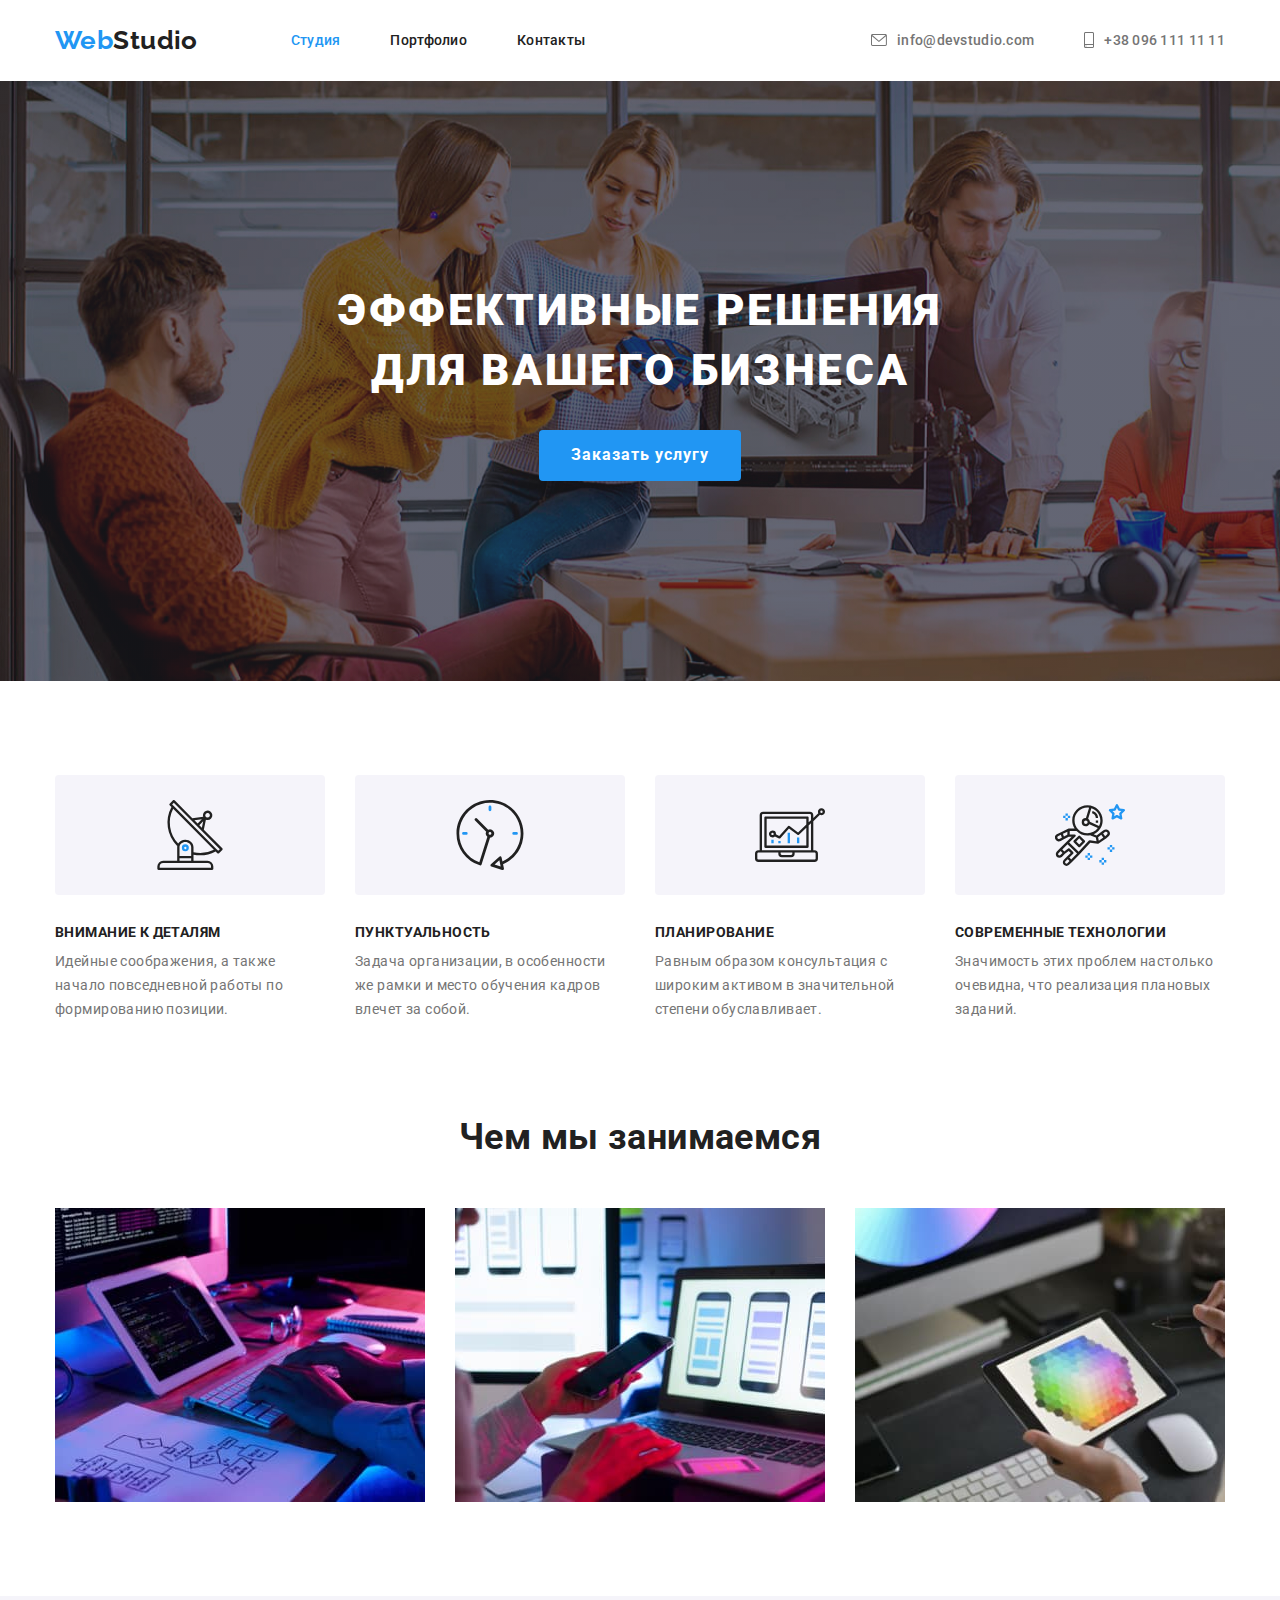
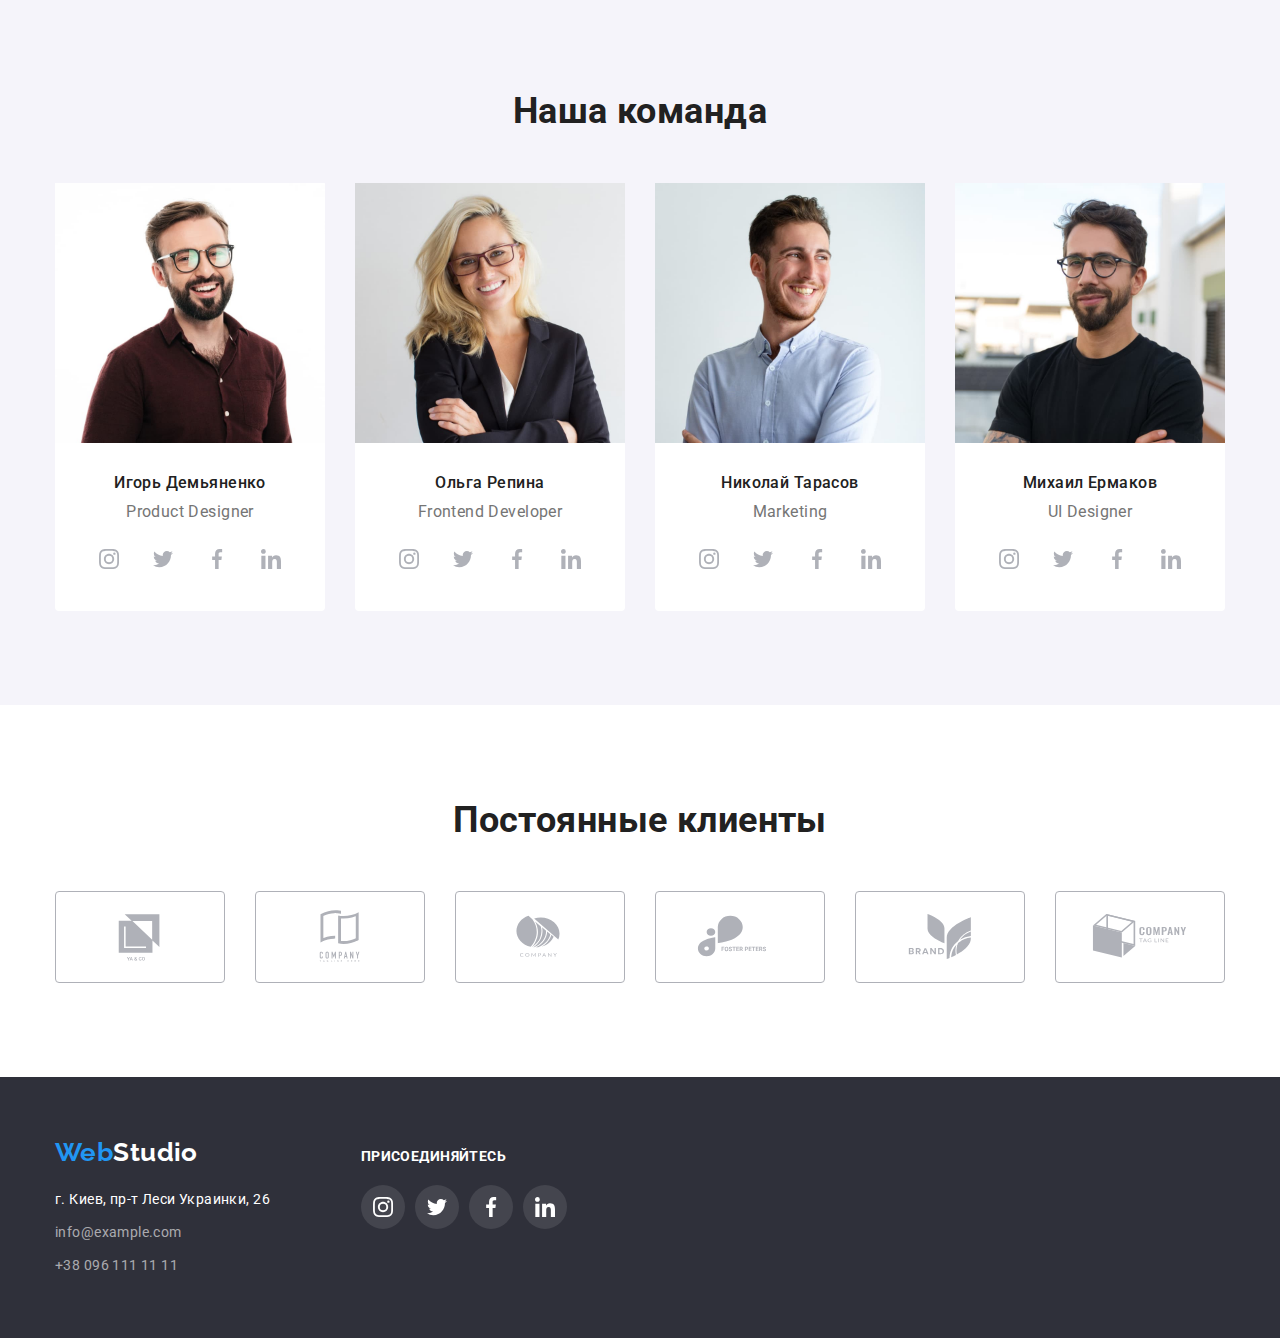
<file: index.html>
<!DOCTYPE html>
<html lang="ru">
	<head>
		<meta charset="UTF-8" />
		<meta http-equiv="X-UA-Compatible" content="IE=edge" />
		<meta name="viewport" content="width=device-width, initial-scale=1.0" />
		<title>WebStudio</title>

		<!-- Шрифти -->

		<link rel="preconnect" href="https://fonts.googleapis.com" />
		<link rel="preconnect" href="https://fonts.gstatic.com" crossorigin />
		<link
			href="https://fonts.googleapis.com/css2?family=Raleway:wght@700&family=Roboto:wght@400;500;700;900&display=swap"
			rel="stylesheet"
		/>
		<!--Нормалізація стилів  -->

		<link
			rel="stylesheet"
			href="https://cdnjs.cloudflare.com/ajax/libs/modern-normalize/1.1.0/modern-normalize.min.css"
		/>

		<!-- Кастомні стилі -->

		<link rel="stylesheet" href="./css/styles.css" />
	</head>

	<body>
		<!-- Шапка сторінки -->

		<header class="header">
			<div class="container header-container">
				<nav class="header-nav">
					<!-- Логотип -->

					<a class="logo link" href="./index.html"><span class="logo-accent">Web</span>Studio</a>

					<!-- Навігація на інші сторінки -->

					<ul class="nav-list list">
						<li class="nav-item">
							<a class="header-link current-link link" href="./index.html">Студия</a>
						</li>
						<li class="nav-item">
							<a class="header-link link" href="./portfolio.html">Портфолио</a>
						</li>
						<li class="nav-item">
							<a class="header-link link" href="Контакты">Контакты</a>
						</li>
					</ul>
				</nav>

				<!-- Контакти -->

				<ul class="contacts-list list">
					<li class="contacts-list-item">
						<a class="contact-link link" href="mailto:info@devstudio.com">
							<svg class="icon-mail">
								<use href="./images/icons.svg#icon-envelope"></use>
							</svg>
							info@devstudio.com
						</a>
					</li>
					<li class="contacts-list-item">
						<a class="contact-link link" href="tel:+380961111111">
							<svg class="icon-phone">
								<use href="./images/icons.svg#icon-smartphone"></use>
							</svg>
							+38 096 111 11 11
						</a>
					</li>
				</ul>
			</div>
		</header>

		<!-- Унікальний контент сторінки -->

		<main>
			<!-- Секція Герой -->

			<section class="section hero">
				<div class="container">
					<h1 class="hero-title">Эффективные решения для вашего бизнеса</h1>
					<button class="hero-button" type="button">Заказать услугу</button>
				</div>
			</section>

			<!--Секція Переваги -->

			<section class="section benefits">
				<div class="container">
					<h2 class="visually-hidden">Преимущества</h2>
					<ul class="benefits-list card-set list">
						<li class="benefits-list-item card-set-item icon-antenna">
							<h3 class="benefits-title">Внимание к деталям</h3>
							<p class="benefits-text">
								Идейные соображения, а также начало повседневной работы по формированию позиции.
							</p>
						</li>
						<li class="benefits-list-item card-set-item icon-clock">
							<h3 class="benefits-title">Пунктуальность</h3>
							<p class="benefits-text">
								Задача организации, в особенности же рамки и место обучения кадров влечет за собой.
							</p>
						</li>
						<li class="benefits-list-item card-set-item icon-diagram">
							<h3 class="benefits-title">Планирование</h3>
							<p class="benefits-text">
								Равным образом консультация с широким активом в значительной степени обуславливает.
							</p>
						</li>
						<li class="benefits-list-item card-set-item icon-astronaut">
							<h3 class="benefits-title">Современные технологии</h3>
							<p class="benefits-text">
								Значимость этих проблем настолько очевидна, что реализация плановых заданий.
							</p>
						</li>
					</ul>
				</div>
			</section>

			<!--Секція Наша робота -->

			<section class="section job">
				<div class="container">
					<h2 class="section-title">Чем мы занимаемся</h2>
					<ul class="job-list card-set list">
						<li class="job-list-item card-set-item">
							<img src="./images/job/img.jpg" alt="Верстка" width="370" height="294" />
						</li>
						<li class="job-list-item card-set-item">
							<img src="./images/job/img-1.jpg" alt="Дизайн" width="370" height="294" />
						</li>
						<li class="job-list-item card-set-item">
							<img src="./images/job/img-2.jpg" alt="Оформление" width="370" height="294" />
						</li>
					</ul>
				</div>
			</section>

			<!-- Секція Наша команда -->

			<section class="section team">
				<div class="container">
					<h2 class="section-title">Наша команда</h2>
					<ul class="team-list card-set list">
						<li class="team-list-item card-set-item">
							<div class="card">
								<img class="team-img" src="./images/teams/img-3.jpg" alt="Игорь Демьяненко" width="270" height="260" />
								<div class="card-content">
									<h3 class="team-member">Игорь Демьяненко</h3>
									<p class="team-position">Product Designer</p>
									<ul class="networks-list list">
										<li class="networks-item">
											<a
												class="social-link link"
												href="https://www.instagram.com"
												aria-label="instagram"
												target="_blank"
												rel="noreferrer noopener"
											>
												<svg class="social-icon" width="20" height="20">
													<use href="./images/icons.svg#icon-instagram"></use>
												</svg>
											</a>
										</li>
										<li class="networks-item">
											<a
												class="social-link link"
												href="https://www.twitter.com"
												aria-label="twitter"
												target="_blank"
												rel="noreferrer noopener"
											>
												<svg class="social-icon" width="20" height="20">
													<use href="./images/icons.svg#icon-twitter"></use>
												</svg>
											</a>
										</li>
										<li class="networks-item">
											<a
												class="social-link link"
												href="https://www.facebook.com"
												aria-label="facebook"
												target="_blank"
												rel="noreferrer noopener"
											>
												<svg class="social-icon" width="20" height="20">
													<use href="./images/icons.svg#icon-facebook"></use>
												</svg>
											</a>
										</li>
										<li class="networks-item">
											<a
												class="social-link link"
												href="https://www.linkedin.com"
												aria-label="linkedin"
												target="_blank"
												rel="noreferrer noopener"
											>
												<svg class="social-icon" width="20" height="20">
													<use href="./images/icons.svg#icon-linkedin"></use>
												</svg>
											</a>
										</li>
									</ul>
								</div>
							</div>
						</li>

						<li class="team-list-item card-set-item">
							<div class="card">
								<div class="card-photo">
									<img src="./images/teams/img-4.jpg" alt="Ольга Репина" width="270" height="260" />
								</div>
								<div class="card-content">
									<h3 class="team-member">Ольга Репина</h3>
									<p class="team-position">Frontend Developer</p>
									<ul class="networks-list list">
										<li class="networks-item">
											<a
												class="social-link link"
												href="https://www.instagram.com"
												aria-label="instagram"
												target="_blank"
												rel="noreferrer noopener"
											>
												<svg class="social-icon" width="20" height="20">
													<use href="./images/icons.svg#icon-instagram"></use>
												</svg>
											</a>
										</li>
										<li class="networks-item">
											<a
												class="social-link link"
												href="https://www.twitter.com"
												aria-label="twitter"
												target="_blank"
												rel="noreferrer noopener"
											>
												<svg class="social-icon" width="20" height="20">
													<use href="./images/icons.svg#icon-twitter"></use>
												</svg>
											</a>
										</li>
										<li class="networks-item">
											<a
												class="social-link link"
												href="https://www.facebook.com"
												aria-label="facebook"
												target="_blank"
												rel="noreferrer noopener"
											>
												<svg class="social-icon" width="20" height="20">
													<use href="./images/icons.svg#icon-facebook"></use>
												</svg>
											</a>
										</li>
										<li class="networks-item">
											<a
												class="social-link link"
												href="https://www.linkedin.com"
												aria-label="linkedin"
												target="_blank"
												rel="noreferrer noopener"
											>
												<svg class="social-icon" width="20" height="20">
													<use href="./images/icons.svg#icon-linkedin"></use>
												</svg>
											</a>
										</li>
									</ul>
								</div>
							</div>
						</li>

						<li class="team-list-item card-set-item">
							<div class="card">
								<div class="card-photo">
									<img src="./images/teams/img-5.jpg" alt="Николай Тарасов" width="270" height="260" />
								</div>
								<div class="card-content">
									<h3 class="team-member">Николай Тарасов</h3>
									<p class="team-position">Marketing</p>
									<ul class="networks-list list">
										<li class="networks-item">
											<a
												class="social-link link"
												href="https://www.instagram.com"
												aria-label="instagram"
												target="_blank"
												rel="noreferrer noopener"
											>
												<svg class="social-icon" width="20" height="20">
													<use href="./images/icons.svg#icon-instagram"></use>
												</svg>
											</a>
										</li>
										<li class="networks-item">
											<a
												class="social-link link"
												href="https://www.twitter.com"
												aria-label="twitter"
												target="_blank"
												rel="noreferrer noopener"
											>
												<svg class="social-icon" width="20" height="20">
													<use href="./images/icons.svg#icon-twitter"></use>
												</svg>
											</a>
										</li>
										<li class="networks-item">
											<a
												class="social-link link"
												href="https://www.facebook.com"
												aria-label="facebook"
												target="_blank"
												rel="noreferrer noopener"
											>
												<svg class="social-icon" width="20" height="20">
													<use href="./images/icons.svg#icon-facebook"></use>
												</svg>
											</a>
										</li>
										<li class="networks-item">
											<a
												class="social-link link"
												href="https://www.linkedin.com"
												aria-label="linkedin"
												target="_blank"
												rel="noreferrer noopener"
											>
												<svg class="social-icon" width="20" height="20">
													<use href="./images/icons.svg#icon-linkedin"></use>
												</svg>
											</a>
										</li>
									</ul>
								</div>
							</div>
						</li>

						<li class="team-list-item card-set-item">
							<div class="card">
								<div class="card-photo">
									<img src="./images/teams/img-6.jpg" alt="Михаил Ермаков" width="270" height="260" />
								</div>
								<div class="card-content">
									<h3 class="team-member">Михаил Ермаков</h3>
									<p class="team-position">UI Designer</p>
									<ul class="networks-list list">
										<li class="networks-item">
											<a
												class="social-link link"
												href="https://www.instagram.com"
												aria-label="instagram"
												target="_blank"
												rel="noreferrer noopener"
											>
												<svg class="social-icon" width="20" height="20">
													<use href="./images/icons.svg#icon-instagram"></use>
												</svg>
											</a>
										</li>
										<li class="networks-item">
											<a
												class="social-link link"
												href="https://www.twitter.com"
												aria-label="twitter"
												target="_blank"
												rel="noreferrer noopener"
											>
												<svg class="social-icon" width="20" height="20">
													<use href="./images/icons.svg#icon-twitter"></use>
												</svg>
											</a>
										</li>
										<li class="networks-item">
											<a
												class="social-link link"
												href="https://www.facebook.com"
												aria-label="facebook"
												target="_blank"
												rel="noreferrer noopener"
											>
												<svg class="social-icon" width="20" height="20">
													<use href="./images/icons.svg#icon-facebook"></use>
												</svg>
											</a>
										</li>
										<li class="networks-item">
											<a
												class="social-link link"
												href="https://www.linkedin.com"
												aria-label="linkedin"
												target="_blank"
												rel="noreferrer noopener"
											>
												<svg class="social-icon" width="20" height="20">
													<use href="./images/icons.svg#icon-linkedin"></use>
												</svg>
											</a>
										</li>
									</ul>
								</div>
							</div>
						</li>
					</ul>
				</div>
			</section>

			<!-- Секція Постійні клієнти -->

			<section class="section clients">
				<div class="container">
					<h2 class="section-title">Постоянные клиенты</h2>
					<ul class="clients-list card-set list">
						<li class="clients-list-item card-set-item">
							<a class="clients-link link" href="">
								<svg class="clients-icon" width="106px" height="60px">
									<use href="./images/icons.svg#icon-Logo"></use>
								</svg>
							</a>
						</li>
						<li class="clients-list-item card-set-item">
							<a class="clients-link link" href="">
								<svg class="clients-icon" width="106px" height="60px">
									<use href="./images/icons.svg#icon-Logo-1"></use>
								</svg>
							</a>
						</li>
						<li class="clients-list-item card-set-item">
							<a class="clients-link link" href="">
								<svg class="clients-icon" width="106px" height="60px">
									<use href="./images/icons.svg#icon-Logo-2"></use>
								</svg>
							</a>
						</li>
						<li class="clients-list-item card-set-item">
							<a class="clients-link link" href="">
								<svg class="clients-icon" width="106px" height="60px">
									<use href="./images/icons.svg#icon-Logo-3"></use>
								</svg>
							</a>
						</li>
						<li class="clients-list-item card-set-item">
							<a class="clients-link link" href="">
								<svg class="clients-icon" width="106px" height="60px">
									<use href="./images/icons.svg#icon-Logo-4"></use>
								</svg>
							</a>
						</li>
						<li class="clients-list-item card-set-item">
							<a class="clients-link link" href="">
								<svg class="clients-icon" width="106px" height="60px">
									<use href="./images/icons.svg#icon-Logo-5"></use>
								</svg>
							</a>
						</li>
					</ul>
				</div>
			</section>
		</main>

		<!-- Підвал -->

		<footer class="footer">
			<div class="container">
				<div class="footer-container">
					<div class="address-container">
						<a class="logo link" href="./index.html"><span class="logo-accent">Web</span>Studio</a>

						<!-- Адреса -->

						<address>
							<ul class="footer-list link">
								<li class="footer-list-item">
									<a class="address map link" href="https://bit.ly/3pXMvUd" target="_blank" rel="noopener noreferrer"
										>г. Киев, пр-т Леси Украинки, 26</a
									>
								</li>

								<!-- Контакти -->

								<li class="footer-list-item">
									<a class="address-contact link" href="mailto:info@devstudio.com">info@example.com</a>
								</li>
								<li class="footer-list-item">
									<a class="address-contact link" href="tel:+380961111111">+38 096 111 11 11</a>
								</li>
							</ul>
						</address>
					</div>

					<div class="address-container">
						<p class="footer-title">присоединяйтесь</p>
						<ul class="networks-list list">
							<li class="networks-item">
								<a
									class="footer-social-link link"
									href="https://www.instagram.com"
									aria-label="instagram"
									target="_blank"
									rel="noreferrer noopener"
								>
									<svg class="footer-social-icon" width="20" height="20">
										<use href="./images/icons.svg#icon-instagram"></use>
									</svg>
								</a>
							</li>
							<li class="networks-item">
								<a
									class="footer-social-link link"
									href="https://www.twitter.com"
									aria-label="twitter"
									target="_blank"
									rel="noreferrer noopener"
								>
									<svg class="footer-social-icon" width="20" height="20">
										<use href="./images/icons.svg#icon-twitter"></use>
									</svg>
								</a>
							</li>
							<li class="networks-item">
								<a
									class="footer-social-link link"
									href="https://www.facebook.com"
									aria-label="facebook"
									target="_blank"
									rel="noreferrer noopener"
								>
									<svg class="footer-social-icon" width="20" height="20">
										<use href="./images/icons.svg#icon-facebook"></use>
									</svg>
								</a>
							</li>
							<li class="networks-item">
								<a
									class="footer-social-link link"
									href="https://www.linkedin.com"
									aria-label="linkedin"
									target="_blank"
									rel="noreferrer noopener"
								>
									<svg class="footer-social-icon" width="20" height="20">
										<use href="./images/icons.svg#icon-linkedin"></use>
									</svg>
								</a>
							</li>
						</ul>
					</div>
				</div>
			</div>
		</footer>
	</body>
</html>
</file>
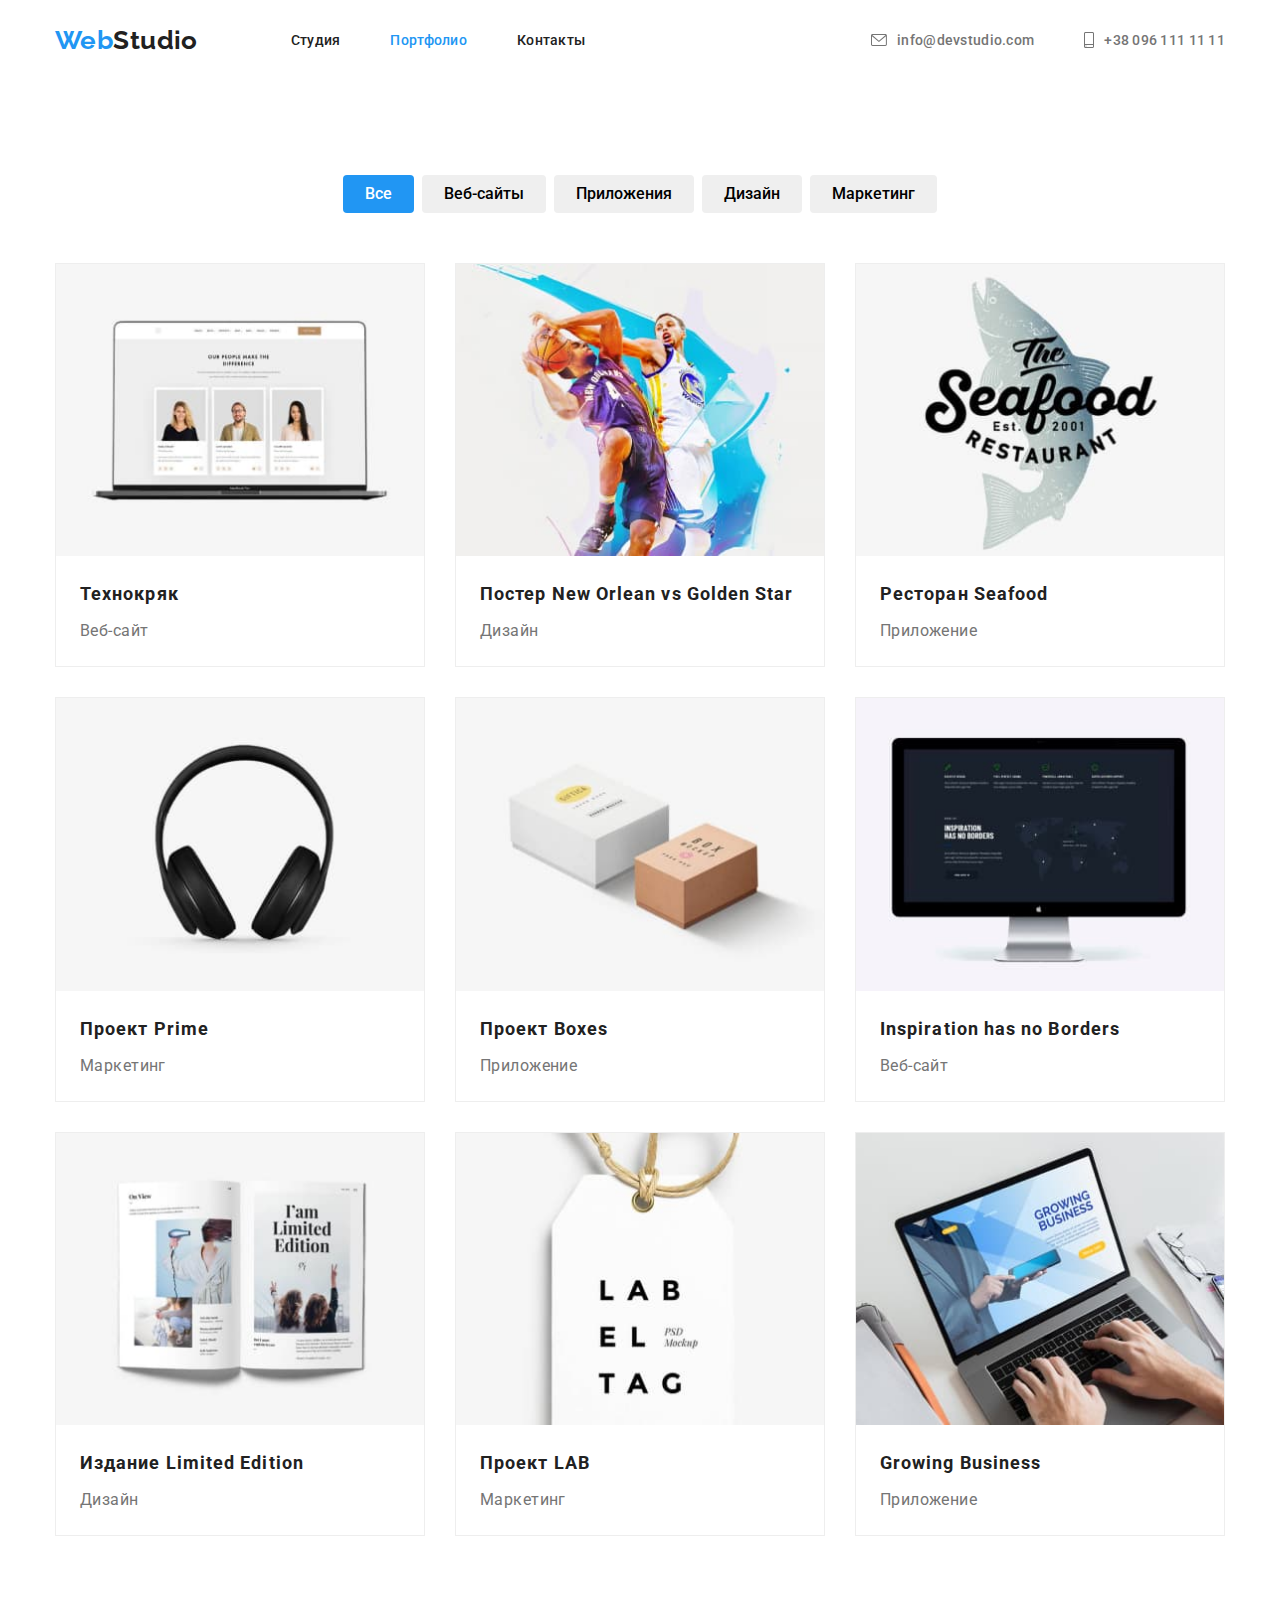
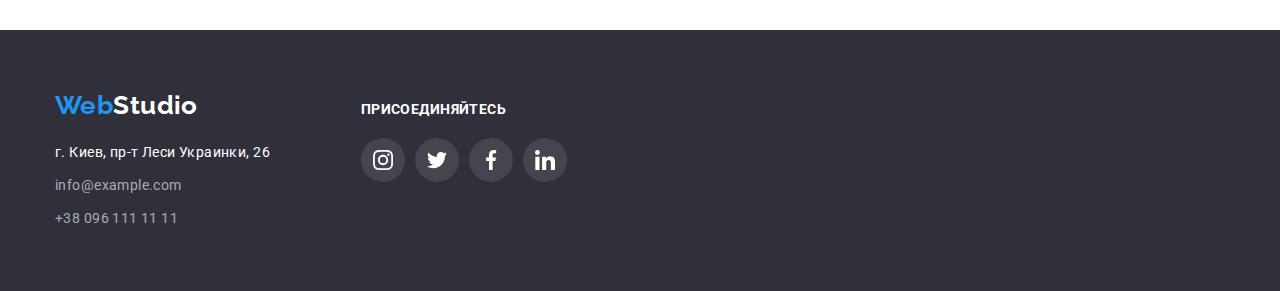
<file: portfolio.html>
<!DOCTYPE html>
<html lang="ru">
	<head>
		<meta charset="UTF-8" />
		<meta http-equiv="X-UA-Compatible" content="IE=edge" />
		<meta name="viewport" content="width=device-width, initial-scale=1.0" />
		<title>WebStudio</title>

		<!-- Шрифти -->

		<link rel="preconnect" href="https://fonts.googleapis.com" />
		<link rel="preconnect" href="https://fonts.gstatic.com" crossorigin />
		<link
			href="https://fonts.googleapis.com/css2?family=Raleway:wght@700&family=Roboto:wght@400;500;700;900&display=swap"
			rel="stylesheet"
		/>
		<!--Нормалізація стилів  -->

		<link
			rel="stylesheet"
			href="https://cdnjs.cloudflare.com/ajax/libs/modern-normalize/1.1.0/modern-normalize.min.css"
		/>

		<!-- Кастомні стилі -->

		<link rel="stylesheet" href="./css/styles.css" />
	</head>
	<body>
		<!-- Шапка сторінки -->

		<header class="header">
			<div class="container header-container">
				<nav class="header-nav">
					<!-- Логотип -->

					<a class="logo link" href="./index.html"><span class="logo-accent">Web</span>Studio</a>

					<!-- Навігація на інші сторінки -->

					<ul class="nav-list list">
						<li class="nav-item">
							<a class="header-link link" href="./index.html">Студия</a>
						</li>
						<li class="nav-item">
							<a class="header-link current-link link" href="./portfolio.html">Портфолио</a>
						</li>
						<li class="nav-item">
							<a class="header-link link" href="Контакты">Контакты</a>
						</li>
					</ul>
				</nav>

				<!-- Контакти -->

				<ul class="contacts-list list">
					<li class="contacts-list-item">
						<a class="contact-link link" href="mailto:info@devstudio.com">
							<svg class="icon-mail">
								<use href="./images/icons.svg#icon-envelope"></use>
							</svg>
							info@devstudio.com
						</a>
					</li>
					<li class="contacts-list-item">
						<a class="contact-link link" href="tel:+380961111111">
							<svg class="icon-phone">
								<use href="./images/icons.svg#icon-smartphone"></use>
							</svg>
							+38 096 111 11 11
						</a>
					</li>
				</ul>
			</div>
		</header>

		<!-- Унікальний контент сторінки -->

		<main>
			<!-- Секція Портфоліо -->

			<section class="section portfolio">
				<div class="container">
					<h1 class="visually-hidden">Примеры работ</h1>

					<!-- Кнопки -->

					<ul class="portfolio-list list">
						<li class="button-list-item">
							<button class="button-list active" type="button">Все</button>
						</li>
						<li class="button-list-item">
							<button class="button-list" type="button">Веб-сайты</button>
						</li>
						<li class="button-list-item">
							<button class="button-list" type="button">Приложения</button>
						</li>
						<li class="button-list-item">
							<button class="button-list" type="button">Дизайн</button>
						</li>
						<li class="button-list-item">
							<button class="button-list" type="button">Маркетинг</button>
						</li>
					</ul>

					<!-- Проекти -->

					<ul class="projects-list card-set list">
						<li class="projects-list-item card-set-item">
							<div class="projects-card-box">
								<a class="projects-link link" href="">
									<div class="img-card">
										<img src="./images/portfolio/img-1.jpg" alt="Технокряк" width="370" height="294" />
									</div>
									<div class="img-content">
										<h2 class="projects-title">Технокряк</h2>
										<p class="projects-text">Веб-сайт</p>
									</div>
								</a>
							</div>
						</li>
						<li class="projects-list-item card-set-item">
							<div class="projects-card-box">
								<a class="projects-link link" href="">
									<div class="img-card">
										<img
											src="./images/portfolio/img-2.jpg"
											alt="Постер New Orlean vs Golden Star"
											width="370"
											height="294"
										/>
									</div>
									<div class="img-content">
										<h2 class="projects-title">Постер New Orlean vs Golden Star</h2>
										<p class="projects-text">Дизайн</p>
									</div>
								</a>
							</div>
						</li>
						<li class="projects-list-item card-set-item">
							<div class="projects-card-box">
								<a class="projects-link link" href="">
									<div class="img-card">
										<img src="./images/portfolio/img-3.jpg" alt="Ресторан Seafood" width="370" height="294" />
									</div>
									<div class="img-content">
										<h2 class="projects-title">Ресторан Seafood</h2>
										<p class="projects-text">Приложение</p>
									</div>
								</a>
							</div>
						</li>
						<li class="projects-list-item card-set-item">
							<div class="projects-card-box">
								<a class="projects-link link" href="">
									<div class="img-card">
										<img src="./images/portfolio/img-4.jpg" alt="Проект Prime" width="370" height="294" />
									</div>
									<div class="img-content">
										<h2 class="projects-title">Проект Prime</h2>
										<p class="projects-text">Маркетинг</p>
									</div>
								</a>
							</div>
						</li>
						<li class="projects-list-item card-set-item">
							<div class="projects-card-box">
								<a class="projects-link link" href="">
									<div class="img-card">
										<img src="./images/portfolio/img-5.jpg" alt="Проект Boxes" width="370" height="294" />
									</div>
									<div class="img-content">
										<h2 class="projects-title">Проект Boxes</h2>
										<p class="projects-text">Приложение</p>
									</div>
								</a>
							</div>
						</li>
						<li class="projects-list-item card-set-item">
							<div class="projects-card-box">
								<a class="projects-link link" href="">
									<div class="img-card">
										<img src="./images/portfolio/img-6.jpg" alt="Inspiration has no Borders" width="370" height="294" />
									</div>
									<div class="img-content">
										<h2 class="projects-title">Inspiration has no Borders</h2>
										<p class="projects-text">Веб-сайт</p>
									</div>
								</a>
							</div>
						</li>
						<li class="projects-list-item card-set-item">
							<div class="projects-card-box">
								<a class="projects-link link" href="">
									<div class="img-card">
										<img src="./images/portfolio/img-7.jpg" alt="Издание Limited Edition" width="370" height="294" />
									</div>
									<div class="img-content">
										<h2 class="projects-title">Издание Limited Edition</h2>
										<p class="projects-text">Дизайн</p>
									</div>
								</a>
							</div>
						</li>
						<li class="projects-list-item card-set-item">
							<div class="projects-card-box">
								<a class="projects-link link" href="">
									<div class="img-card">
										<img src="./images/portfolio/img-8.jpg" alt="Проект LAB" width="370" height="294" />
									</div>
									<div class="img-content">
										<h2 class="projects-title">Проект LAB</h2>
										<p class="projects-text">Маркетинг</p>
									</div>
								</a>
							</div>
						</li>
						<li class="projects-list-item card-set-item">
							<div class="projects-card-box">
								<a class="projects-link link" href="">
									<div class="img-card">
										<img src="./images/portfolio/img-9.jpg" alt="Growing Business" width="370" height="294" />
									</div>
									<div class="img-content">
										<h2 class="projects-title">Growing Business</h2>
										<p class="projects-text">Приложение</p>
									</div>
								</a>
							</div>
						</li>
					</ul>
				</div>
			</section>
		</main>

		<!-- Підвал -->

		<footer class="footer">
			<div class="container">
				<div class="footer-container">
					<div class="address-container">
						<a class="logo link" href="./index.html"><span class="logo-accent">Web</span>Studio</a>

						<!-- Адреса -->

						<address>
							<ul class="footer-list link">
								<li class="footer-list-item">
									<a class="address map link" href="https://bit.ly/3pXMvUd" target="_blank" rel="noopener noreferrer"
										>г. Киев, пр-т Леси Украинки, 26</a
									>
								</li>

								<!-- Контакти -->

								<li class="footer-list-item">
									<a class="address-contact link" href="mailto:info@devstudio.com">info@example.com</a>
								</li>
								<li class="footer-list-item">
									<a class="address-contact link" href="tel:+380961111111">+38 096 111 11 11</a>
								</li>
							</ul>
						</address>
					</div>

					<div class="address-container">
						<p class="footer-title">присоединяйтесь</p>
						<ul class="networks-list list">
							<li class="networks-item">
								<a
									class="footer-social-link link"
									href="https://www.instagram.com"
									aria-label="instagram"
									target="_blank"
									rel="noreferrer noopener"
								>
									<svg class="footer-social-icon" width="20" height="20">
										<use href="./images/icons.svg#icon-instagram"></use>
									</svg>
								</a>
							</li>
							<li class="networks-item">
								<a
									class="footer-social-link link"
									href="https://www.twitter.com"
									aria-label="twitter"
									target="_blank"
									rel="noreferrer noopener"
								>
									<svg class="footer-social-icon" width="20" height="20">
										<use href="./images/icons.svg#icon-twitter"></use>
									</svg>
								</a>
							</li>
							<li class="networks-item">
								<a
									class="footer-social-link link"
									href="https://www.facebook.com"
									aria-label="facebook"
									target="_blank"
									rel="noreferrer noopener"
								>
									<svg class="footer-social-icon" width="20" height="20">
										<use href="./images/icons.svg#icon-facebook"></use>
									</svg>
								</a>
							</li>
							<li class="networks-item">
								<a
									class="footer-social-link link"
									href="https://www.linkedin.com"
									aria-label="linkedin"
									target="_blank"
									rel="noreferrer noopener"
								>
									<svg class="footer-social-icon" width="20" height="20">
										<use href="./images/icons.svg#icon-linkedin"></use>
									</svg>
								</a>
							</li>
						</ul>
					</div>
				</div>
			</div>
		</footer>
	</body>
</html>
</file>
<file: css/styles.css>
:root {

    /* Кольори тексту */
    --primary-text-color: #757575;
    --title-text-color: #212121;
    --secondary-title-color: #ffffff;
    --footer-text-color: rgba(255, 255, 255, 0.6);
    /* Кольори фону */
    --background-color: #ffffff;
    --secondary-background-color: #f5f4fa;
    --third-background-color: #2f303a;

    /* Акцентні кольори */
    --accent-color: #2196f3;
    --accent-color-focus: #188ce8;

    /* Інше */

    --items: 4;
    --indent: 30px;

    
}


body {
    background-color: var(--background-color);
    color: var(--primary-text-color);

    font-size: 14px;
    font-family: 'Roboto', sans-serif;
    letter-spacing: 0.03em;

}

.container {
    margin-left: auto;
    margin-right: auto;
    padding-left: 15px;
    padding-right: 15px;
    width: 1200px;


}

.section {
    padding-top: 94px;
    padding-bottom: 94px;
}

.link {
    text-decoration: none;
}

.list,
.footer-list {
    margin: 0;
    padding: 0;

    list-style: none;
}

.visually-hidden {
    position: absolute;
    width: 1px;
    height: 1px;
    margin: -1px;
    border: 0;
    padding: 0;

    white-space: nowrap;
    clip-path: inset(100%);
    clip: rect(0 0 0 0);
    overflow: hidden;
}

/* reset */

h1,
h2,
h3,
p {
    margin-top: 0;
    margin-bottom: 0;
}


img {
    display: block;
    max-width: 100%;
    height: auto;
}


/* Сітка із застосуванням Flex-box */

.card-set {
    display: flex;
    flex-wrap: wrap;
    margin: calc(-1 * var(--indent) / 2);
}

.card-set-item {
    margin: calc(var(--indent) / 2);
    flex-basis: calc((100% - (var(--indent))*var(--items)) / var(--items));
}


/* Шапка сторінки */

.header-container {
    display: flex;
    align-items: center;
}


.header {
    background-color: var(--background-color);
}

.logo {
    margin-right: 93px;
    color: var(--title-text-color);

    font-family: 'Raleway', sans-serif;
    font-weight: 700;
    font-size: 26px;
    line-height: 1.2;
}

.logo-accent {
    color: var(--accent-color);
}

/* Навігація на інші сторінки */

.header-nav {
    display: flex;
    align-items: center;
}

.nav-list {
    display: flex;
}

.nav-item:not(:last-child) {
    margin-right: 50px;
}

.header-link {
    display: block;
    padding-top: 32px;
    padding-bottom: 32px;
    color: var(--title-text-color);
    font-weight: 500;
    line-height: 1.2;
    letter-spacing: 0.02em;
}

.header-link:hover,
.header-link:focus {
    color: var(--accent-color);
}

.current-link {
    color: var(--accent-color);
}

/* Контакти */

.contacts-list {
    display: flex;
    margin-left: auto;
}

.contacts-list-item:not(:last-child) {
    margin-right: 50px;
}

.contact-link {
    display: flex;
    align-items: center;
    padding-top: 32px;
    padding-bottom: 32px;

    color: var(--primary-text-color);
    font-weight: 500;
    line-height: 1.2;
    letter-spacing: 0.02em;
    color: var(--primary-text-color);
}

.contact-link:hover,
.contact-link:focus {
    color: var(--accent-color);
}

.icon-mail {
    margin-right: 10px;
    width: 16px;
    height: 12px;
    fill: currentColor;
}

.icon-phone {
    margin-right: 10px;
    width: 10px;
    height: 16px;
    fill: currentColor;
}


/* Унікальний контент сторінки(main) */

/* Секція Герой */

.section.hero {

    max-width: 1600px;
    margin-left: auto;
    margin-right: auto;
    background-size: cover;
    background-repeat: no-repeat;
    background-image: linear-gradient(to right, rgba(47, 48, 58, 0.4), rgba(47, 48, 58, 0.4)), url('../images/hero/Img.jpg');

    padding: 200px 0;
    background-color: var(--third-background-color);
    text-align: center;
}

.hero-title {
    margin-bottom: 30px;
    margin-left: auto;
    margin-right: auto;
    width: 696px;

    color: var(--secondary-title-color);
    font-weight: 900;
    font-size: 44px;
    line-height: 1.36;
    text-align: center;
    letter-spacing: 0.06em;
    text-transform: uppercase;
}

.hero-button {
    display: inline-block;
    border: none;
    border-radius: 4px;
    padding: 10px 32px;
    min-width: 200px;

    font-family: inherit;
    color: var(--secondary-title-color);
    background-color: var(--accent-color);
    cursor: pointer;
    font-weight: 700;
    font-size: 16px;
    line-height: 1.88;
    align-items: center;
    text-align: center;
    letter-spacing: 0.06em;
}

.hero-button:hover,
.hero-button:focus {
    background-color: var(--accent-color-focus);
}

/* Секція Переваги */

.benefits-list-item::before {
    display: block;
    content: '';
    background-position: center;
    background-repeat: no-repeat;
    height: 120px;
    background-color: #F5F4FA;
    border-radius: 4px;
    margin-bottom: 30px;
}

.benefits-list-item.icon-antenna::before {
    background-image: url(../images/icons/antenna.svg);
}

.benefits-list-item.icon-clock::before {
    background-image: url(../images/icons/clock.svg);
}

.benefits-list-item.icon-diagram::before {
    background-image: url(../images/icons/diagram.svg);
}

.benefits-list-item.icon-astronaut::before {
    background-image: url(../images/icons/astronaut.svg);
}

.benefits-title {
    margin-bottom: 10px;

    color: var(--title-text-color);
    font-size: 14px;
    line-height: 1.14;
    text-transform: uppercase;
}

.benefits-text {

    line-height: 1.71;
}

/* Секція Наша робота */

.section.job {
    padding-top: 0;
}


.section-title {
    margin-bottom: 50px;

    color: var(--title-text-color);
    font-size: 36px;
    line-height: 1.17;
    text-align: center;
}

.job-list {
    --items: 3;
}


/* Секція Наша команда */

.section.team {
    background-color: var(--secondary-background-color);
}


.team-list-item {

    text-align: center;
}

.card {

    background-color: var(--secondary-title-color);
    box-shadow: 0px 1px 3px rgba(0, 0, 0, 0.12), 0px 1px 1px rgba(0, 0, 0, 0.14),
        px 2px 1px rgba(0, 0, 0, 0.2);
    border-radius: 0px 0px 4px 4px;
}

.card-content {

    padding: 30px 0;
}

.team-member {
    margin-bottom: 10px;

    color: var(--title-text-color);
    font-weight: 500;
    font-size: 16px;
    line-height: 1.19;
}

.team-position {
    margin-bottom: 16px;

    font-size: 16px;
    line-height: 1.19;
}

.networks-list {
    display: flex;

    justify-content: center;
    gap: 10px;
}

.social-link {
    display: flex;
    align-items: center;
    justify-content: center;
    border-radius: 50%;
    width: 44px;
    height: 44px;
    color: #afb1b8;
}

.social-link:hover,
.social-link:focus {
    background-color: var(--accent-color);
    color: #ffffff;
}

.social-icon {
    fill: currentColor;
}


/* Cекція Постійні клієнти */

.clients-list {
    --items: 6;
}

.clients-link {
    display: flex;
    align-items: center;
    justify-content: center;
    width: 170px;
    height: 92px;
    color: #afb1b8;
    border: 1px solid #afb1b8;
    border-radius: 4px;
}

.clients-link:hover,
.clients-link:focus {
    color: var(--accent-color);
    border: 1px solid var(--accent-color);
}

.clients-icon {
    fill: currentColor;
}

/* Підвал */

.footer {
    padding: 60px 0;
    background-color: var(--third-background-color);
}

.footer-container {
    display: flex;
    align-items: baseline;
}

.address-container:not(:last-child) {
    margin-right: 70px;
}

.footer .logo {
    display: block;
    margin-bottom: 20px;

    color: var(--secondary-title-color);
}

/* Адреса */

.footer-list-item:not(:last-child) {
    margin-bottom: 9px;
}

.address.map {
    color: var(--secondary-title-color);
    font-style: normal;
    line-height: 1.71;
}

.address-contact {
    color: var(--footer-text-color);

    font-style: normal;
    line-height: 1.71;
}

.address-contact:hover,
.address-contact:focus {
    color: var(--accent-color);
}

.footer-title {

    margin-bottom: 20px;
    font-weight: 700;
    line-height: 1.14;
    text-transform: uppercase;
    color: var(--secondary-title-color);
}


.footer-social-link {

    display: flex;
    align-items: center;
    justify-content: center;
    width: 44px;
    height: 44px;

    background-color: rgba(255, 255, 255, 0.1);
    color: #FFFFFF;
    border-radius: 50%;
}

.footer-social-link:hover,
.footer-social-link:focus {
    background-color: var(--accent-color);
}

.footer-social-icon {
    fill: currentColor;
}


/* Секція Портфоліо */

/* Кнопки */

.portfolio-list {
    display: flex;
    margin-bottom: 50px;
    justify-content: center;
}

.button-list-item:not(:last-child) {
    margin-right: 8px;
}

.button-list {
    padding: 6px 22px;
    border: none;
    border-radius: 4px;
    cursor: pointer;

    font-family: inherit;
    font-weight: 500;
    font-size: 16px;
    line-height: 1.62;
    /* text-align: center; */


}

.button-list:hover,
.button-list:focus {
    color: var(--secondary-title-color);
    background-color: var(--accent-color);
    box-shadow: 0px 3px 1px rgba(0, 0, 0, 0.1), 0px 1px 2px rgba(0, 0, 0, 0.08),
        0px 2px 2px rgba(0, 0, 0, 0.12);
}


.button-list.active {
    background-color: var(--accent-color);
    color: var(--secondary-title-color);
}

.projects-title {
    margin-bottom: 4px;

    color: var(--title-text-color);
    font-size: 18px;
    line-height: 2;
    letter-spacing: 0.06em;
}

.projects-text {

    color: var(--primary-text-color);
    font-size: 16px;
    line-height: 1.88;
}

.projects-list {
    --items: 3;
}

.projects-card-box {
    border: 1px solid rgba(238, 238, 238, 1);
}

.img-content {
    padding: 20px 24px;
}

.projects-link {
    display: block;
}

.projects-link:hover,
.projects-link:focus {
    box-shadow: 0px 1px 1px rgba(0, 0, 0, 0.12), 0px 4px 4px rgba(0, 0, 0, 0.06),
        1px 4px 6px rgba(0, 0, 0, 0.16);
}
</file>
